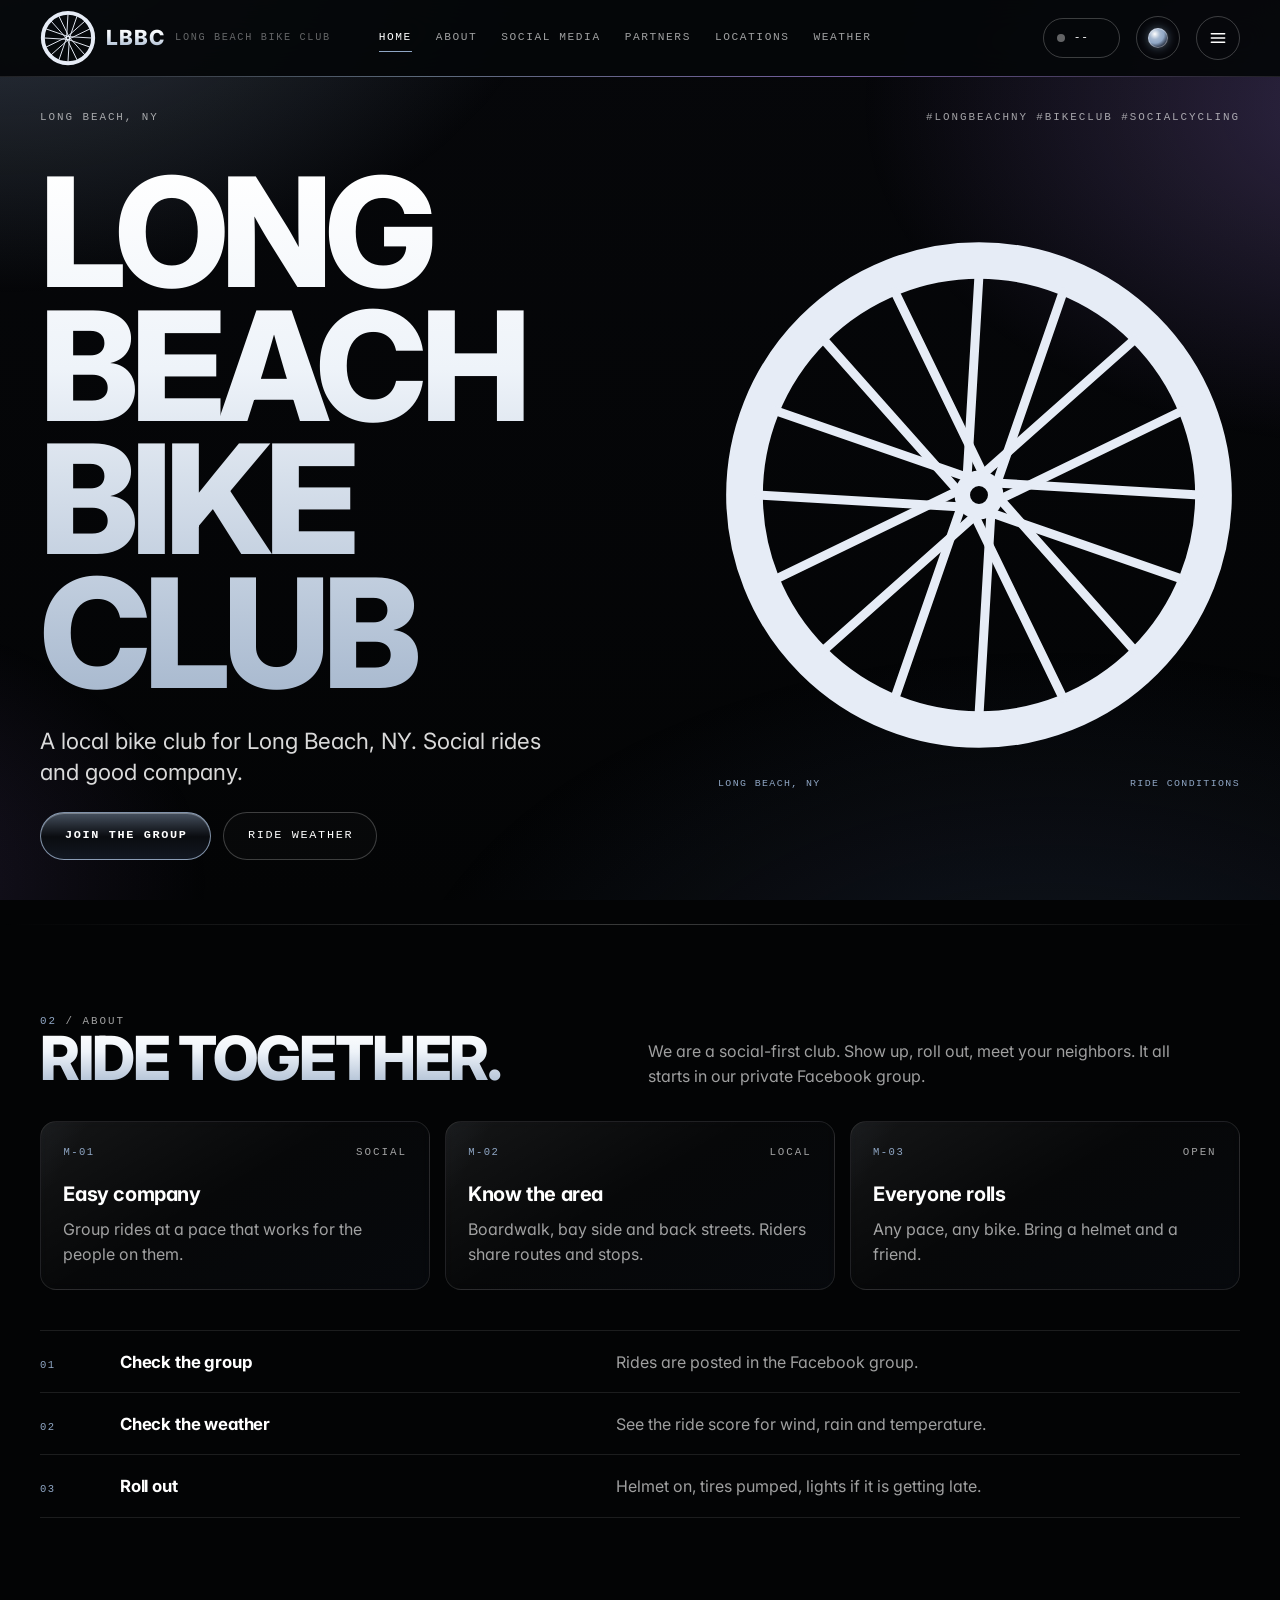
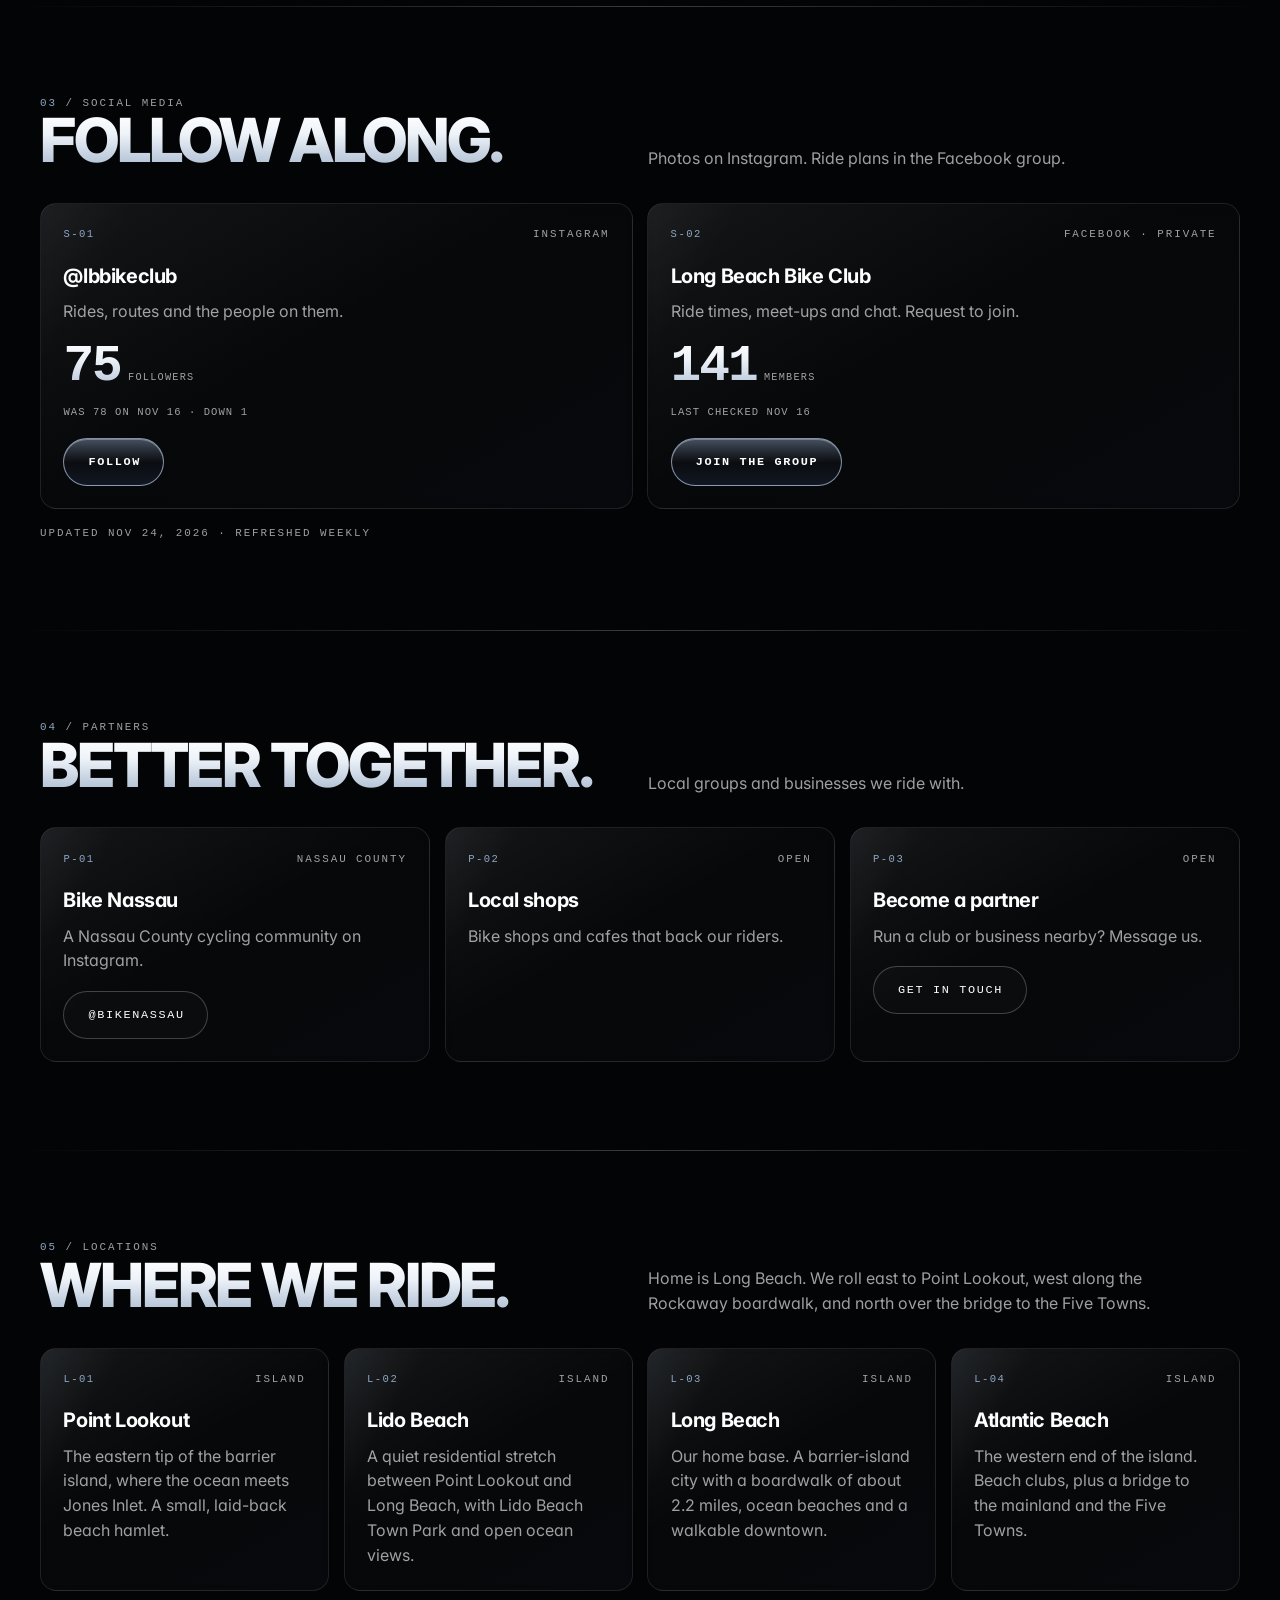
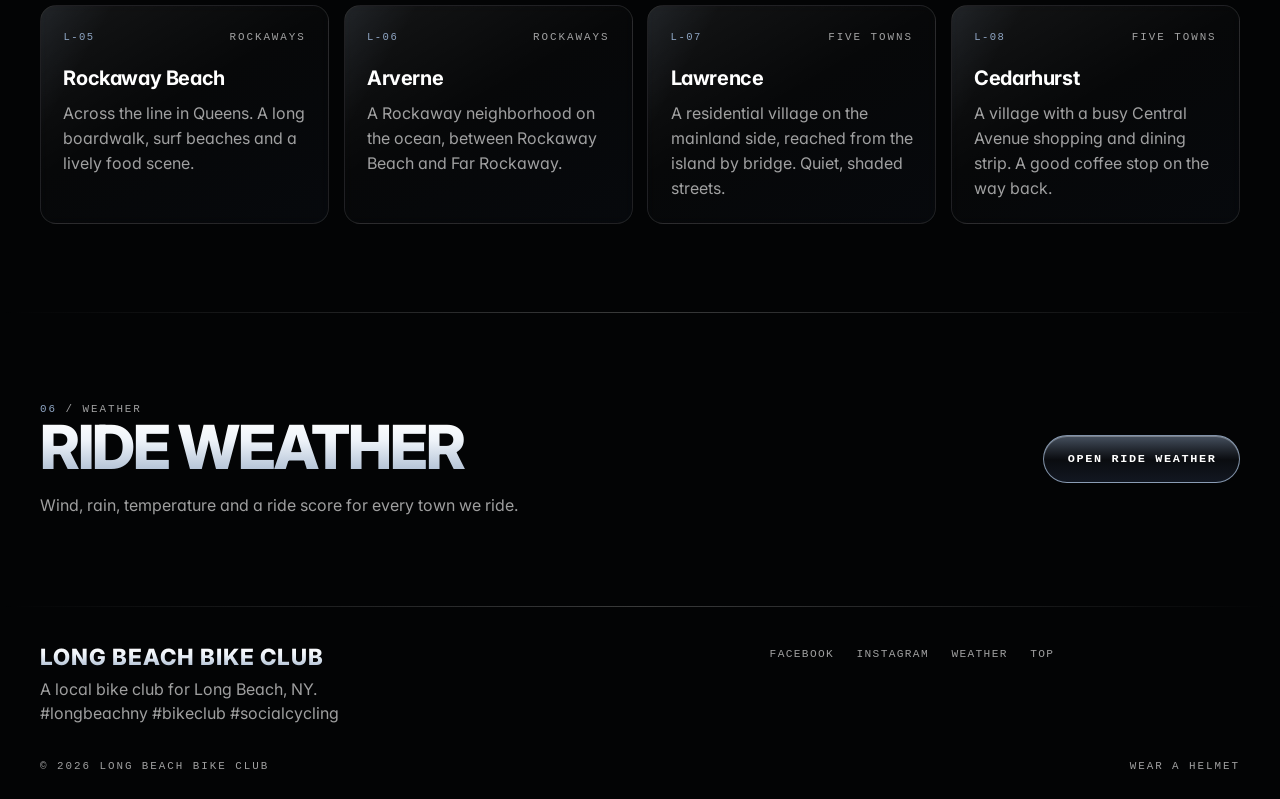
<file: index.html>
<!doctype html>
<html lang="en" data-theme="giant">
<head>
  <meta charset="utf-8">
  <meta name="viewport" content="width=device-width, initial-scale=1, viewport-fit=cover">
  <title>Long Beach Bike Club</title>
  <meta name="description" content="A local bike club for Long Beach, NY. Social rides, ride weather, and our Facebook group and Instagram.">
  <meta name="theme-color" content="#05070a">
  <meta property="og:title" content="Long Beach Bike Club">
  <meta property="og:description" content="A local bike club for Long Beach, NY. Social rides, ride weather, and our Facebook group and Instagram.">
  <meta property="og:type" content="website">
  <meta property="og:url" content="https://sukonik.github.io/lbbikeclub/">
  <meta property="og:image" content="https://sukonik.github.io/lbbikeclub/assets/og-image.png">
  <meta name="twitter:card" content="summary_large_image">
  <link rel="canonical" href="https://sukonik.github.io/lbbikeclub/">
  <script type="application/ld+json">{"@context":"https://schema.org","@type":"SportsClub","name":"Long Beach Bike Club","description":"A local bike club for Long Beach, NY.","url":"https://sukonik.github.io/lbbikeclub/","sport":"Cycling","areaServed":"Long Beach, NY","sameAs":["https://www.instagram.com/lbbikeclub/","https://www.facebook.com/groups/676497260309868/"]}</script>
  <link rel="icon" type="image/svg+xml" href="assets/favicon.svg" id="favicon">
  <link rel="icon" type="image/png" sizes="32x32" href="assets/favicon-32.png">
  <link rel="icon" type="image/png" sizes="192x192" href="assets/favicon-192.png">
  <link rel="apple-touch-icon" href="assets/apple-touch-icon.png">
  <link rel="manifest" href="site.webmanifest">
  <link rel="preconnect" href="https://fonts.googleapis.com">
  <link rel="preconnect" href="https://fonts.gstatic.com" crossorigin>
  <link href="https://fonts.googleapis.com/css2?family=Inter:wght@400;500;600;700;800&display=swap" rel="stylesheet">
  <link rel="stylesheet" href="css/site.css">
  <script src="js/theme.js"></script>
</head>
<body>
  <svg width="0" height="0" style="position:absolute" aria-hidden="true" focusable="false"><symbol id="wheel-mark" viewBox="0 0 128 128"><circle cx="64" cy="64" r="57.50" fill="none" class="wm-s" stroke-width="9"/><g class="wm-s" stroke-width="2.2" stroke-linecap="round"><line x1="68.05" y1="61.06" x2="118.00" y2="64.00"/><line x1="66.61" y1="68.26" x2="113.89" y2="84.66"/><line x1="68.94" y1="64.78" x2="102.18" y2="102.18"/><line x1="62.83" y1="68.86" x2="84.66" y2="113.89"/><line x1="66.94" y1="68.05" x2="64.00" y2="118.00"/><line x1="59.74" y1="66.61" x2="43.34" y2="113.89"/><line x1="63.22" y1="68.94" x2="25.82" y2="102.18"/><line x1="59.14" y1="62.83" x2="14.11" y2="84.66"/><line x1="59.95" y1="66.94" x2="10.00" y2="64.00"/><line x1="61.39" y1="59.74" x2="14.11" y2="43.34"/><line x1="59.06" y1="63.22" x2="25.82" y2="25.82"/><line x1="65.17" y1="59.14" x2="43.34" y2="14.11"/><line x1="61.06" y1="59.95" x2="64.00" y2="10.00"/><line x1="68.26" y1="61.39" x2="84.66" y2="14.11"/><line x1="64.78" y1="59.06" x2="102.18" y2="25.82"/><line x1="68.86" y1="65.17" x2="113.89" y2="43.34"/></g><path class="wm-f" fill-rule="evenodd" d="M58 64a6 6 0 1 0 12 0a6 6 0 1 0 -12 0zM61.8 64a2.2 2.2 0 1 0 4.4 0a2.2 2.2 0 1 0 -4.4 0z"/></symbol></svg>
  <a class="skip-link" href="#main">Skip to content</a>
  <div class="paint" aria-hidden="true"></div>

  <header class="site-header">
    <div class="container site-header__inner">
      <a class="brand" href="#top" aria-label="Long Beach Bike Club home">
        <svg class="brand__wheel" viewBox="0 0 128 128" aria-hidden="true"><use href="#wheel-mark"/></svg>
        <span class="brand__mark chrome-text">LBBC</span>
        <span class="brand__legal">Long Beach Bike Club</span>
      </a>
      <nav class="nav" aria-label="Primary"><ul class="nav__list"><li><a class="nav__link" href="#top">Home</a></li><li><a class="nav__link" href="#about">About</a></li><li><a class="nav__link" href="#social">Social Media</a></li><li><a class="nav__link" href="#partners">Partners</a></li><li><a class="nav__link" href="#locations">Locations</a></li><li><a class="nav__link" href="weather.html">Weather</a></li></ul></nav>
      <a class="wx-chip" href="weather.html" data-tone="" aria-label="Ride weather">
        <span class="wx-chip__dot" aria-hidden="true"></span>
        <span class="wx-chip__temp">--</span>
        <span class="wx-chip__wind"></span>
        <span class="wx-chip__score"></span>
      </a>
      <button class="icon-btn" type="button" data-drawer-open="theme-group" aria-label="Change theme" aria-controls="drawer" aria-expanded="false"><span class="theme-dot"></span></button>
      <button class="icon-btn" type="button" data-drawer-open aria-label="Open menu" aria-controls="drawer" aria-expanded="false"><svg viewBox="0 0 24 24" width="20" height="20" fill="none" stroke="currentColor" stroke-width="1.8" stroke-linecap="round" aria-hidden="true"><path d="M4 7h16M4 12h16M4 17h16"/></svg></button>
    </div>
  </header>

  <div class="scrim" id="scrim"></div>
  <aside class="drawer" id="drawer" role="dialog" aria-modal="true" aria-label="Menu">
    <div class="drawer__top">
      <span class="brand"><svg class="brand__wheel" viewBox="0 0 128 128" aria-hidden="true"><use href="#wheel-mark"/></svg><span class="brand__mark chrome-text">LBBC</span></span>
      <button class="icon-btn" type="button" data-drawer-close aria-label="Close menu"><svg viewBox="0 0 24 24" width="16" height="16" stroke="currentColor" stroke-width="1.6" fill="none" stroke-linecap="round"><path d="M5 5l14 14M19 5L5 19"/></svg></button>
    </div>
    <nav class="drawer__group" aria-label="Menu"><span class="label">Navigate</span><ul><li><a class="drawer__link" href="#top">Home <span>01</span></a></li><li><a class="drawer__link" href="#about">About <span>02</span></a></li><li><a class="drawer__link" href="#social">Social Media <span>03</span></a></li><li><a class="drawer__link" href="#partners">Partners <span>04</span></a></li><li><a class="drawer__link" href="#locations">Locations <span>05</span></a></li><li><a class="drawer__link" href="weather.html">Weather <span>06</span></a></li></ul></nav>
    <div class="drawer__group" id="theme-group"><span class="label">Theme &middot; <span data-theme-name>Giant &middot; Black</span></span><div class="swatches" id="swatches"></div></div>
    <div class="drawer__foot"><a href="https://www.facebook.com/groups/676497260309868/" rel="noopener">Facebook</a><a href="https://www.instagram.com/lbbikeclub/" rel="noopener">Instagram</a><a href="https://sukonik.github.io/weather-app/" rel="noopener">Full weather app</a></div>
  </aside>

  <main id="main">
    <section class="hero" id="top">
      <div class="container hero__inner">
        <div class="hero__topline label"><span>Long Beach, NY</span><span>#longbeachny #bikeclub #socialcycling</span></div>
        <div class="hero__copy">
          <h1 class="display chrome-text">Long Beach<br>Bike Club</h1>
          <p class="lede">A local bike club for Long Beach, NY. Social rides and good company.</p>
          <div class="btn-row">
            <a class="btn btn--chrome" href="https://www.facebook.com/groups/676497260309868/" rel="noopener">Join the group</a>
            <a class="btn" href="weather.html">Ride weather</a>
          </div>
        </div>
        <div class="hero__wheel" aria-hidden="true">
          <svg class="hero__svg" viewBox="0 0 128 128"><use href="#wheel-mark"/></svg>
          <div class="hero__readouts"><span class="hero__readout hero__readout--a" data-wx="readout-a">Long Beach, NY</span><span class="hero__readout hero__readout--b" data-wx="readout-b">Ride conditions</span></div>
        </div>
      </div>
    </section>

    <hr class="hairline">
    <section class="section" id="about" aria-labelledby="about-h">
      <div class="container">
        <div class="section-head section-head--split">
          <div class="reveal"><p class="label"><b>02</b> / About</p><h2 class="section-title chrome-text" id="about-h">Ride together.</h2></div>
          <p class="copy reveal">We are a social-first club. Show up, roll out, meet your neighbors. It all starts in our private Facebook group.</p>
        </div>
        <div class="grid grid--3 reveal">
          <article class="panel"><div class="panel__head"><span class="index">M-01</span><span class="label">Social</span></div><h3>Easy company</h3><p>Group rides at a pace that works for the people on them.</p></article>
          <article class="panel"><div class="panel__head"><span class="index">M-02</span><span class="label">Local</span></div><h3>Know the area</h3><p>Boardwalk, bay side and back streets. Riders share routes and stops.</p></article>
          <article class="panel"><div class="panel__head"><span class="index">M-03</span><span class="label">Open</span></div><h3>Everyone rolls</h3><p>Any pace, any bike. Bring a helmet and a friend.</p></article>
        </div>
        <ul class="steps reveal" style="margin-top:2.5rem">
          <li><span class="index">01</span><strong>Check the group</strong><span>Rides are posted in the Facebook group.</span></li>
          <li><span class="index">02</span><strong>Check the weather</strong><span>See the ride score for wind, rain and temperature.</span></li>
          <li><span class="index">03</span><strong>Roll out</strong><span>Helmet on, tires pumped, lights if it is getting late.</span></li>
        </ul>
      </div>
    </section>

    <hr class="hairline">
    <section class="section" id="social" aria-labelledby="social-h">
      <div class="container">
        <div class="section-head section-head--split">
          <div class="reveal"><p class="label"><b>03</b> / Social Media</p><h2 class="section-title chrome-text" id="social-h">Follow along.</h2></div>
          <p class="copy reveal">Photos on Instagram. Ride plans in the Facebook group.</p>
        </div>
        <div class="grid grid--2 reveal">
          <article class="panel"><div class="panel__head"><span class="index">S-01</span><span class="label">Instagram</span></div><h3>@lbbikeclub</h3><p>Rides, routes and the people on them.</p>
            <p class="stat-note" style="margin:1.1rem 0"><span class="stat-num chrome-text" data-stat="ig-followers" data-count="77">77</span> followers</p>
            <p class="stat-delta" data-delta="instagram_followers"></p>
            <a class="btn btn--chrome" href="https://www.instagram.com/lbbikeclub/" rel="noopener">Follow</a></article>
          <article class="panel"><div class="panel__head"><span class="index">S-02</span><span class="label">Facebook &middot; Private</span></div><h3>Long Beach Bike Club</h3><p>Ride times, meet-ups and chat. Request to join.</p>
            <p class="stat-note" style="margin:1.1rem 0"><span class="stat-num chrome-text" data-stat="fb-members" data-count="145">145</span> members</p>
            <p class="stat-delta" data-delta="facebook_members"></p>
            <a class="btn btn--chrome" href="https://www.facebook.com/groups/676497260309868/" rel="noopener">Join the group</a></article>
        </div>
        <p class="label reveal" style="margin-top:1rem" data-stat-updated>Updated 2026-11-24</p>
      </div>
    </section>

    <hr class="hairline">
    <section class="section" id="partners" aria-labelledby="partners-h">
      <div class="container">
        <div class="section-head section-head--split">
          <div class="reveal"><p class="label"><b>04</b> / Partners</p><h2 class="section-title chrome-text" id="partners-h">Better together.</h2></div>
          <p class="copy reveal">Local groups and businesses we ride with.</p>
        </div>
        <div class="grid grid--3 reveal">
          <article class="panel"><div class="panel__head"><span class="index">P-01</span><span class="label">Nassau County</span></div><h3>Bike Nassau</h3><p>A Nassau County cycling community on Instagram.</p><p style="margin-top:1.1rem"><a class="btn" href="https://www.instagram.com/bikenassau/" rel="noopener">@bikenassau</a></p></article>
          <article class="panel"><div class="panel__head"><span class="index">P-02</span><span class="label">Open</span></div><h3>Local shops</h3><p>Bike shops and cafes that back our riders.</p></article>
          <article class="panel"><div class="panel__head"><span class="index">P-03</span><span class="label">Open</span></div><h3>Become a partner</h3><p>Run a club or business nearby? Message us.</p><p style="margin-top:1.1rem"><a class="btn" href="https://www.instagram.com/lbbikeclub/" rel="noopener">Get in touch</a></p></article>
        </div>
      </div>
    </section>

    <hr class="hairline">
    <section class="section" id="locations" aria-labelledby="loc-h">
      <div class="container">
        <div class="section-head section-head--split">
          <div class="reveal"><p class="label"><b>05</b> / Locations</p><h2 class="section-title chrome-text" id="loc-h">Where we ride.</h2></div>
          <p class="copy reveal">Home is Long Beach. We roll east to Point Lookout, west along the Rockaway boardwalk, and north over the bridge to the Five Towns.</p>
        </div>
        <div class="grid grid--4 reveal"><article class="panel"><div class="panel__head"><span class="index">L-01</span><span class="label">Island</span></div><h3>Point Lookout</h3><p>The eastern tip of the barrier island, where the ocean meets Jones Inlet. A small, laid-back beach hamlet.</p></article><article class="panel"><div class="panel__head"><span class="index">L-02</span><span class="label">Island</span></div><h3>Lido Beach</h3><p>A quiet residential stretch between Point Lookout and Long Beach, with Lido Beach Town Park and open ocean views.</p></article><article class="panel"><div class="panel__head"><span class="index">L-03</span><span class="label">Island</span></div><h3>Long Beach</h3><p>Our home base. A barrier-island city with a boardwalk of about 2.2 miles, ocean beaches and a walkable downtown.</p></article><article class="panel"><div class="panel__head"><span class="index">L-04</span><span class="label">Island</span></div><h3>Atlantic Beach</h3><p>The western end of the island. Beach clubs, plus a bridge to the mainland and the Five Towns.</p></article><article class="panel"><div class="panel__head"><span class="index">L-05</span><span class="label">Rockaways</span></div><h3>Rockaway Beach</h3><p>Across the line in Queens. A long boardwalk, surf beaches and a lively food scene.</p></article><article class="panel"><div class="panel__head"><span class="index">L-06</span><span class="label">Rockaways</span></div><h3>Arverne</h3><p>A Rockaway neighborhood on the ocean, between Rockaway Beach and Far Rockaway.</p></article><article class="panel"><div class="panel__head"><span class="index">L-07</span><span class="label">Five Towns</span></div><h3>Lawrence</h3><p>A residential village on the mainland side, reached from the island by bridge. Quiet, shaded streets.</p></article><article class="panel"><div class="panel__head"><span class="index">L-08</span><span class="label">Five Towns</span></div><h3>Cedarhurst</h3><p>A village with a busy Central Avenue shopping and dining strip. A good coffee stop on the way back.</p></article></div>
      </div>
    </section>

    <hr class="hairline">
    <section class="section" id="weather" aria-labelledby="wx-h">
      <div class="container cta">
        <div class="reveal">
          <p class="label"><b>06</b> / Weather</p>
          <h2 class="section-title chrome-text" id="wx-h" data-wx="teaser">Ride weather</h2>
          <p class="copy" style="margin-top:1rem" data-wx="teaser-detail">Wind, rain, temperature and a ride score for every town we ride.</p>
        </div>
        <div class="btn-row reveal"><a class="btn btn--chrome" href="weather.html">Open ride weather</a></div>
      </div>
    </section>
  </main>

  <footer class="site-footer">
    <div class="container">
      <div class="site-footer__grid">
        <div><p class="brand__mark chrome-text" style="font-size:1.4rem">Long Beach Bike Club</p><p class="copy" style="margin-top:.5rem">A local bike club for Long Beach, NY.<br>#longbeachny #bikeclub #socialcycling</p></div>
        <nav class="site-footer__links" aria-label="Footer"><a href="https://www.facebook.com/groups/676497260309868/" rel="noopener">Facebook</a><a href="https://www.instagram.com/lbbikeclub/" rel="noopener">Instagram</a><a href="weather.html">Weather</a><a href="#top">Top</a></nav>
      </div>
      <div class="site-footer__bottom label"><span>&copy; <span id="year">2026</span> Long Beach Bike Club</span><span>Wear a helmet</span></div>
    </div>
  </footer>
  <script src="js/weather-lib.js"></script>
  <script src="js/main.js"></script>
</body>
</html>
</file>
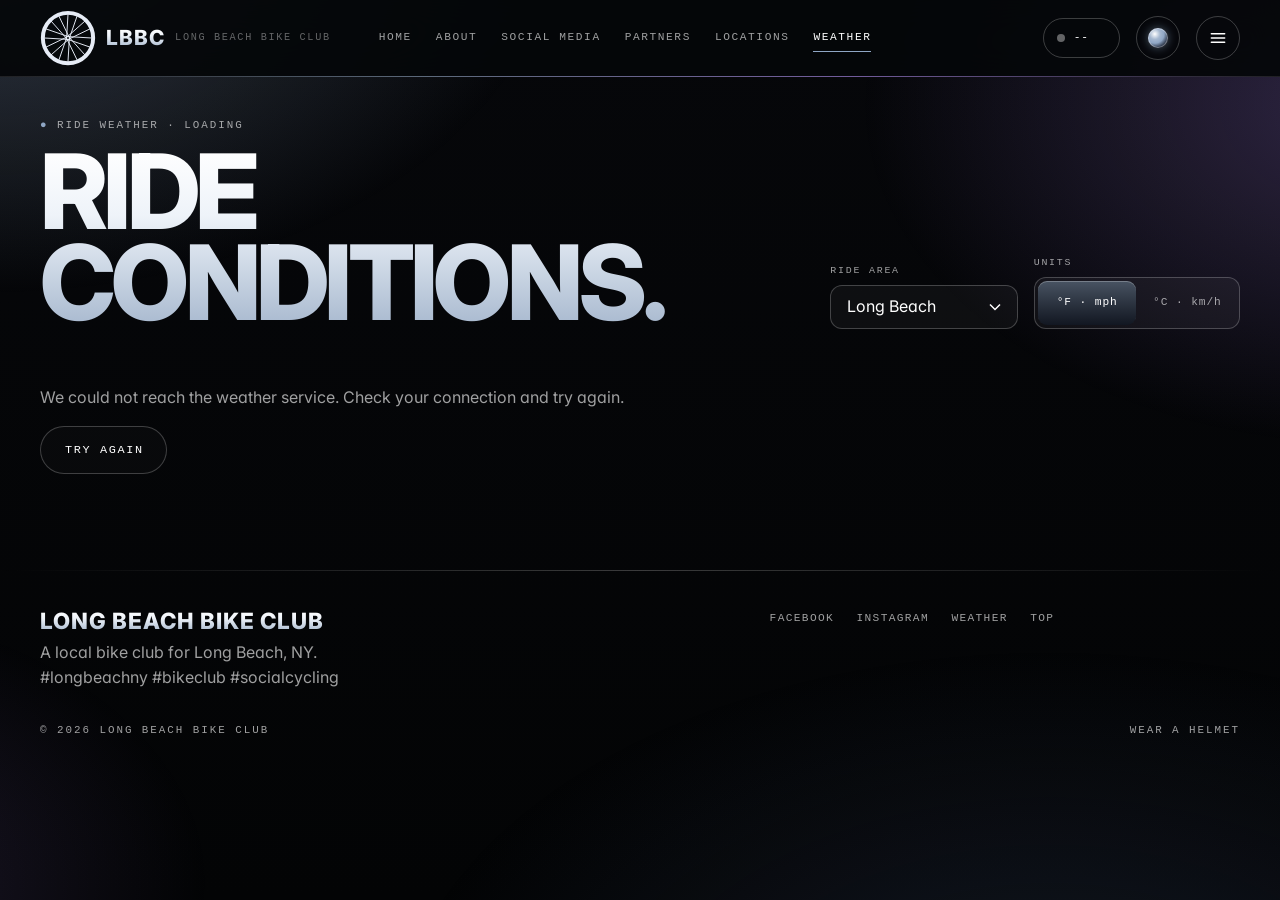
<file: weather.html>
<!doctype html>
<html lang="en" data-theme="giant">
<head>
  <meta charset="utf-8">
  <meta name="viewport" content="width=device-width, initial-scale=1, viewport-fit=cover">
  <title>Ride Weather · Long Beach Bike Club</title>
  <meta name="description" content="Ride weather for Long Beach, NY and nearby towns: ride score, wind and headwind, hourly best window, 7-day outlook and what to wear.">
  <meta name="theme-color" content="#05070a">
  <meta property="og:title" content="Ride Weather · Long Beach Bike Club">
  <meta property="og:description" content="Ride score, wind, rain and a best riding window for Long Beach, NY.">
  <meta property="og:type" content="website">
  <meta property="og:url" content="https://sukonik.github.io/lbbikeclub/weather.html">
  <meta property="og:image" content="https://sukonik.github.io/lbbikeclub/assets/og-image.png">
  <meta name="twitter:card" content="summary_large_image">
  <link rel="canonical" href="https://sukonik.github.io/lbbikeclub/weather.html">
  <link rel="icon" type="image/svg+xml" href="assets/favicon.svg" id="favicon">
  <link rel="icon" type="image/png" sizes="32x32" href="assets/favicon-32.png">
  <link rel="icon" type="image/png" sizes="192x192" href="assets/favicon-192.png">
  <link rel="apple-touch-icon" href="assets/apple-touch-icon.png">
  <link rel="manifest" href="site.webmanifest">
  <link rel="preconnect" href="https://fonts.googleapis.com">
  <link rel="preconnect" href="https://fonts.gstatic.com" crossorigin>
  <link href="https://fonts.googleapis.com/css2?family=Inter:wght@400;500;600;700;800&display=swap" rel="stylesheet">
  <link rel="stylesheet" href="css/site.css">
  <link rel="stylesheet" href="css/weather.css">
  <script src="js/theme.js"></script>
</head>
<body data-wx-page>
  <svg width="0" height="0" style="position:absolute" aria-hidden="true" focusable="false"><symbol id="wheel-mark" viewBox="0 0 128 128"><circle cx="64" cy="64" r="57.50" fill="none" class="wm-s" stroke-width="9"/><g class="wm-s" stroke-width="2.2" stroke-linecap="round"><line x1="68.05" y1="61.06" x2="118.00" y2="64.00"/><line x1="66.61" y1="68.26" x2="113.89" y2="84.66"/><line x1="68.94" y1="64.78" x2="102.18" y2="102.18"/><line x1="62.83" y1="68.86" x2="84.66" y2="113.89"/><line x1="66.94" y1="68.05" x2="64.00" y2="118.00"/><line x1="59.74" y1="66.61" x2="43.34" y2="113.89"/><line x1="63.22" y1="68.94" x2="25.82" y2="102.18"/><line x1="59.14" y1="62.83" x2="14.11" y2="84.66"/><line x1="59.95" y1="66.94" x2="10.00" y2="64.00"/><line x1="61.39" y1="59.74" x2="14.11" y2="43.34"/><line x1="59.06" y1="63.22" x2="25.82" y2="25.82"/><line x1="65.17" y1="59.14" x2="43.34" y2="14.11"/><line x1="61.06" y1="59.95" x2="64.00" y2="10.00"/><line x1="68.26" y1="61.39" x2="84.66" y2="14.11"/><line x1="64.78" y1="59.06" x2="102.18" y2="25.82"/><line x1="68.86" y1="65.17" x2="113.89" y2="43.34"/></g><path class="wm-f" fill-rule="evenodd" d="M58 64a6 6 0 1 0 12 0a6 6 0 1 0 -12 0zM61.8 64a2.2 2.2 0 1 0 4.4 0a2.2 2.2 0 1 0 -4.4 0z"/></symbol></svg>
  <a class="skip-link" href="#main">Skip to content</a>
  <div class="paint" aria-hidden="true"></div>

  <header class="site-header">
    <div class="container site-header__inner">
      <a class="brand" href="index.html" aria-label="Long Beach Bike Club home">
        <svg class="brand__wheel" viewBox="0 0 128 128" aria-hidden="true"><use href="#wheel-mark"/></svg>
        <span class="brand__mark chrome-text">LBBC</span>
        <span class="brand__legal">Long Beach Bike Club</span>
      </a>
      <nav class="nav" aria-label="Primary"><ul class="nav__list"><li><a class="nav__link" href="index.html">Home</a></li><li><a class="nav__link" href="index.html#about">About</a></li><li><a class="nav__link" href="index.html#social">Social Media</a></li><li><a class="nav__link" href="index.html#partners">Partners</a></li><li><a class="nav__link" href="index.html#locations">Locations</a></li><li><a aria-current="page" class="nav__link is-active" href="weather.html">Weather</a></li></ul></nav>
      <a class="wx-chip" href="weather.html" data-tone="" aria-label="Ride weather">
        <span class="wx-chip__dot" aria-hidden="true"></span>
        <span class="wx-chip__temp">--</span>
        <span class="wx-chip__wind"></span>
        <span class="wx-chip__score"></span>
      </a>
      <button class="icon-btn" type="button" data-drawer-open="theme-group" aria-label="Change theme" aria-controls="drawer" aria-expanded="false"><span class="theme-dot"></span></button>
      <button class="icon-btn" type="button" data-drawer-open aria-label="Open menu" aria-controls="drawer" aria-expanded="false"><svg viewBox="0 0 24 24" width="20" height="20" fill="none" stroke="currentColor" stroke-width="1.8" stroke-linecap="round" aria-hidden="true"><path d="M4 7h16M4 12h16M4 17h16"/></svg></button>
    </div>
  </header>

  <div class="scrim" id="scrim"></div>
  <aside class="drawer" id="drawer" role="dialog" aria-modal="true" aria-label="Menu">
    <div class="drawer__top">
      <span class="brand"><svg class="brand__wheel" viewBox="0 0 128 128" aria-hidden="true"><use href="#wheel-mark"/></svg><span class="brand__mark chrome-text">LBBC</span></span>
      <button class="icon-btn" type="button" data-drawer-close aria-label="Close menu"><svg viewBox="0 0 24 24" width="16" height="16" stroke="currentColor" stroke-width="1.6" fill="none" stroke-linecap="round"><path d="M5 5l14 14M19 5L5 19"/></svg></button>
    </div>
    <nav class="drawer__group" aria-label="Menu"><span class="label">Navigate</span><ul><li><a class="drawer__link" href="index.html">Home <span>01</span></a></li><li><a class="drawer__link" href="index.html#about">About <span>02</span></a></li><li><a class="drawer__link" href="index.html#social">Social Media <span>03</span></a></li><li><a class="drawer__link" href="index.html#partners">Partners <span>04</span></a></li><li><a class="drawer__link" href="index.html#locations">Locations <span>05</span></a></li><li><a class="drawer__link" href="weather.html">Weather <span>06</span></a></li></ul></nav>
    <div class="drawer__group" id="theme-group"><span class="label">Theme &middot; <span data-theme-name>Giant &middot; Black</span></span><div class="swatches" id="swatches"></div></div>
    <div class="drawer__foot"><a href="https://www.facebook.com/groups/676497260309868/" rel="noopener">Facebook</a><a href="https://www.instagram.com/lbbikeclub/" rel="noopener">Instagram</a><a href="https://sukonik.github.io/weather-app/" rel="noopener">Full weather app</a></div>
  </aside>

  <main id="main">
    <section class="wx-hero" id="top">
      <div class="container wx-hero__grid">
        <div class="reveal">
          <p class="label"><b>&#9679;</b> Ride weather &middot; <span id="now-desc">Loading</span></p>
          <h1 class="display chrome-text" style="font-size:clamp(2.6rem,9vw,6.5rem);margin-top:.75rem">Ride<br>conditions.</h1>
        </div>
        <div class="wx-toolbar">
          <label class="field"><span class="label">Ride area</span><select class="select" id="place" aria-label="Ride area"></select></label>
          <div class="field"><span class="label">Units</span><div class="segmented" id="units" role="group" aria-label="Units"><button type="button" data-u="imperial" aria-pressed="true">&deg;F &middot; mph</button><button type="button" data-u="metric" aria-pressed="false">&deg;C &middot; km/h</button></div></div>
        </div>
      </div>
    </section>

    <section class="container" style="padding-bottom:4rem" aria-live="polite">
      <div class="wx-status" id="wx-status"><p class="label">Loading ride conditions...</p></div>

      <div class="wx-app" id="wx-app" hidden>
        <div class="dash">
          <article class="panel dash__gauge">
            <div class="panel__head"><span class="index">R-01</span><span class="label">Ride score</span></div>
            <div class="gauge" id="gauge">
              <svg viewBox="0 0 220 124" role="img" aria-label="Ride score gauge">
                <path class="gauge__track" d="M20 110 A90 90 0 0 1 200 110" pathLength="100"/>
                <path class="gauge__value" id="gauge-value" d="M20 110 A90 90 0 0 1 200 110" pathLength="100"/>
                <line class="gauge__tick" x1="30.0" y1="110.0" x2="24.0" y2="110.0"/><line class="gauge__tick" x1="33.9" y1="85.3" x2="28.2" y2="83.4"/><line class="gauge__tick" x1="45.3" y1="63.0" x2="40.4" y2="59.5"/><line class="gauge__tick" x1="63.0" y1="45.3" x2="59.5" y2="40.4"/><line class="gauge__tick" x1="85.3" y1="33.9" x2="83.4" y2="28.2"/><line class="gauge__tick" x1="110.0" y1="30.0" x2="110.0" y2="24.0"/><line class="gauge__tick" x1="134.7" y1="33.9" x2="136.6" y2="28.2"/><line class="gauge__tick" x1="157.0" y1="45.3" x2="160.5" y2="40.4"/><line class="gauge__tick" x1="174.7" y1="63.0" x2="179.6" y2="59.5"/><line class="gauge__tick" x1="186.1" y1="85.3" x2="191.8" y2="83.4"/><line class="gauge__tick" x1="190.0" y1="110.0" x2="196.0" y2="110.0"/>
                <g class="gauge__needle" id="gauge-needle" style="transform:rotate(-90deg)"><path d="M110 9 L110 31" stroke="#fff" stroke-width="3" stroke-linecap="round"/></g>
              </svg>
              <div class="gauge__read"><div class="gauge__num" id="gauge-num">--</div><div class="gauge__of">of 100</div></div>
            </div>
            <div class="verdict"><span class="badge-wrap"><span class="badge" id="verdict-badge">--</span></span><p id="verdict-text"></p></div>
            <div class="window" id="window"></div>
          </article>

          <article class="panel dash__wind">
            <div class="panel__head"><span class="index">R-02</span><span class="label">Wind &amp; heading</span></div>
            <div>
              <div class="compass">
                <svg viewBox="0 0 240 240" role="img" aria-label="Wind compass">
                  <defs><linearGradient id="cring" x1="0" y1="0" x2="1" y2="1"><stop offset="0" stop-color="#fff"/><stop offset=".4" stop-color="var(--a)"/><stop offset=".6" stop-color="#1b2430"/><stop offset="1" stop-color="var(--b)"/></linearGradient></defs>
                  <circle class="compass__ring" cx="120" cy="120" r="108"/>
                  <line class="compass__spoke" x1="120" y1="120" x2="212.0" y2="120.0"/><line class="compass__spoke" x1="120" y1="120" x2="208.9" y2="143.8"/><line class="compass__spoke" x1="120" y1="120" x2="199.7" y2="166.0"/><line class="compass__spoke" x1="120" y1="120" x2="185.1" y2="185.1"/><line class="compass__spoke" x1="120" y1="120" x2="166.0" y2="199.7"/><line class="compass__spoke" x1="120" y1="120" x2="143.8" y2="208.9"/><line class="compass__spoke" x1="120" y1="120" x2="120.0" y2="212.0"/><line class="compass__spoke" x1="120" y1="120" x2="96.2" y2="208.9"/><line class="compass__spoke" x1="120" y1="120" x2="74.0" y2="199.7"/><line class="compass__spoke" x1="120" y1="120" x2="54.9" y2="185.1"/><line class="compass__spoke" x1="120" y1="120" x2="40.3" y2="166.0"/><line class="compass__spoke" x1="120" y1="120" x2="31.1" y2="143.8"/><line class="compass__tick" x1="120.0" y1="16.0" x2="120.0" y2="24.0"/><line class="compass__tick" x1="138.1" y1="17.6" x2="137.4" y2="21.5"/><line class="compass__tick" x1="155.6" y1="22.3" x2="154.2" y2="26.0"/><line class="compass__tick" x1="172.0" y1="29.9" x2="168.0" y2="36.9"/><line class="compass__tick" x1="186.8" y1="40.3" x2="184.3" y2="43.4"/><line class="compass__tick" x1="199.7" y1="53.2" x2="196.6" y2="55.7"/><line class="compass__tick" x1="210.1" y1="68.0" x2="203.1" y2="72.0"/><line class="compass__tick" x1="217.7" y1="84.4" x2="214.0" y2="85.8"/><line class="compass__tick" x1="222.4" y1="101.9" x2="218.5" y2="102.6"/><line class="compass__tick" x1="224.0" y1="120.0" x2="216.0" y2="120.0"/><line class="compass__tick" x1="222.4" y1="138.1" x2="218.5" y2="137.4"/><line class="compass__tick" x1="217.7" y1="155.6" x2="214.0" y2="154.2"/><line class="compass__tick" x1="210.1" y1="172.0" x2="203.1" y2="168.0"/><line class="compass__tick" x1="199.7" y1="186.8" x2="196.6" y2="184.3"/><line class="compass__tick" x1="186.8" y1="199.7" x2="184.3" y2="196.6"/><line class="compass__tick" x1="172.0" y1="210.1" x2="168.0" y2="203.1"/><line class="compass__tick" x1="155.6" y1="217.7" x2="154.2" y2="214.0"/><line class="compass__tick" x1="138.1" y1="222.4" x2="137.4" y2="218.5"/><line class="compass__tick" x1="120.0" y1="224.0" x2="120.0" y2="216.0"/><line class="compass__tick" x1="101.9" y1="222.4" x2="102.6" y2="218.5"/><line class="compass__tick" x1="84.4" y1="217.7" x2="85.8" y2="214.0"/><line class="compass__tick" x1="68.0" y1="210.1" x2="72.0" y2="203.1"/><line class="compass__tick" x1="53.2" y1="199.7" x2="55.7" y2="196.6"/><line class="compass__tick" x1="40.3" y1="186.8" x2="43.4" y2="184.3"/><line class="compass__tick" x1="29.9" y1="172.0" x2="36.9" y2="168.0"/><line class="compass__tick" x1="22.3" y1="155.6" x2="26.0" y2="154.2"/><line class="compass__tick" x1="17.6" y1="138.1" x2="21.5" y2="137.4"/><line class="compass__tick" x1="16.0" y1="120.0" x2="24.0" y2="120.0"/><line class="compass__tick" x1="17.6" y1="101.9" x2="21.5" y2="102.6"/><line class="compass__tick" x1="22.3" y1="84.4" x2="26.0" y2="85.8"/><line class="compass__tick" x1="29.9" y1="68.0" x2="36.9" y2="72.0"/><line class="compass__tick" x1="40.3" y1="53.2" x2="43.4" y2="55.7"/><line class="compass__tick" x1="53.2" y1="40.3" x2="55.7" y2="43.4"/><line class="compass__tick" x1="68.0" y1="29.9" x2="72.0" y2="36.9"/><line class="compass__tick" x1="84.4" y1="22.3" x2="85.8" y2="26.0"/><line class="compass__tick" x1="101.9" y1="17.6" x2="102.6" y2="21.5"/>
                  <text class="compass__lbl" x="120" y="82">N</text><text class="compass__lbl" x="158" y="120">E</text><text class="compass__lbl" x="120" y="158">S</text><text class="compass__lbl" x="82" y="120">W</text>
                  <g class="compass__rider" id="compass-rider"><path d="M120 6 L128 24 L120 20 L112 24 Z"/></g>
                  <g class="compass__arrow" id="compass-arrow"><path d="M120 34 L132 70 L123 66 L123 118 L117 118 L117 66 L108 70 Z" transform="translate(0,0)"/></g>
                </svg>
              </div>
            </div>
            <div>
              <div class="wind-read"><strong id="wind-main">--</strong><span id="wind-sub"></span></div>
              <p class="wind-note" style="margin-bottom:.5rem;margin-top:1rem">I am riding toward</p>
              <div class="segmented segmented--dirs" id="heading-group" role="group" aria-label="Riding direction"></div>
              <p class="wind-note">Arrow shows where the wind is blowing. White marker is your heading.</p>
            </div>
          </article>

          <article class="dash__computer">
            <div class="computer" id="computer"></div>
          </article>

          <article class="panel dash__gear">
            <div class="panel__head"><span class="index">R-03</span><span class="label">What to wear</span></div>
            <p class="label" id="gear-for" style="margin-bottom:.5rem"></p>
            <ul class="checks" id="gear"></ul>
          </article>
          <article class="panel dash__lights">
            <div class="panel__head"><span class="index">R-04</span><span class="label">Lights &amp; daylight</span></div>
            <div class="sun" id="sun"></div>
            <ul class="checks" id="lights"></ul>
          </article>
        </div>

        <div style="margin-top:2.5rem">
          <div class="tabs-bar">
            <div class="segmented" role="tablist" aria-label="Forecast range">
              <button type="button" role="tab" id="tab-hours" aria-selected="true" aria-controls="panel-hours">Next 24 hours</button>
              <button type="button" role="tab" id="tab-days" aria-selected="false" aria-controls="panel-days" tabindex="-1">7 days</button>
            </div>
            <span class="label" id="updated"></span>
          </div>
          <div class="tab-panel" id="panel-hours" role="tabpanel" aria-labelledby="tab-hours"><ul class="hours" id="hours"></ul></div>
          <div class="tab-panel" id="panel-days" role="tabpanel" aria-labelledby="tab-days" hidden><ul class="days" id="days"></ul></div>
        </div>

        <article class="panel more" style="margin-top:2.5rem">
          <div><h3>Want more detail?</h3><p>Tides, air quality, wind charts, UV and moon phases are in the full ClearSky weather app.</p></div>
          <div class="btn-row"><a class="btn btn--chrome" href="https://sukonik.github.io/weather-app/" rel="noopener">Open weather app</a><a class="btn" href="https://sukonik.github.io/weather-app/tides.html" rel="noopener">Tides</a><a class="btn" href="https://sukonik.github.io/weather-app/air-quality.html" rel="noopener">Air quality</a></div>
        </article>

        <p class="fine">Ride score is our own 0 to 100 estimate from feels-like temperature, wind, gusts, rain chance, UV and daylight. It is a guide, not a safety guarantee. Weather data from <a href="https://open-meteo.com/" rel="noopener">Open-Meteo</a>. Always check conditions and ride to what you see.</p>
      </div>
    </section>
  </main>

  <footer class="site-footer">
    <div class="container">
      <div class="site-footer__grid">
        <div><p class="brand__mark chrome-text" style="font-size:1.4rem">Long Beach Bike Club</p><p class="copy" style="margin-top:.5rem">A local bike club for Long Beach, NY.<br>#longbeachny #bikeclub #socialcycling</p></div>
        <nav class="site-footer__links" aria-label="Footer"><a href="https://www.facebook.com/groups/676497260309868/" rel="noopener">Facebook</a><a href="https://www.instagram.com/lbbikeclub/" rel="noopener">Instagram</a><a href="weather.html">Weather</a><a href="#top">Top</a></nav>
      </div>
      <div class="site-footer__bottom label"><span>&copy; <span id="year">2026</span> Long Beach Bike Club</span><span>Wear a helmet</span></div>
    </div>
  </footer>
  <script src="js/weather-lib.js"></script>
  <script src="js/main.js"></script>
  <script src="js/weather-page.js"></script>
</body>
</html>
</file>
<file: css/site.css>
/* ==========================================================================
   Long Beach Bike Club: pearlescent chrome theme system
   Three colors per theme: --a (primary), --b (color-flip highlight), --c (deep).
   ========================================================================== */
@property --a { syntax: "<color>"; inherits: true; initial-value: #8fa6c4; }
@property --b { syntax: "<color>"; inherits: true; initial-value: #b58cff; }
@property --c { syntax: "<color>"; inherits: true; initial-value: #1a2130; }

:root {
  --a: #8fa6c4; --b: #b58cff; --c: #1a2130;           /* Giant: Black (default) */
  --ink: #fff;
  --muted: rgba(255, 255, 255, .62);
  --faint: rgba(255, 255, 255, .38);
  --hair: rgba(255, 255, 255, .10);
  --hair-strong: rgba(255, 255, 255, .22);
  --black: #030405;
  --wheel: color-mix(in srgb, var(--a) 16%, #f6f9ff); /* logo: bright white with a slight theme tint */
  --chrome: linear-gradient(180deg, #fff 0%, #eef3f9 38%, color-mix(in srgb, var(--a) 55%, #c5cfdb) 100%);
  --sheen: linear-gradient(120deg, transparent 0 30%, color-mix(in srgb, var(--b) 22%, transparent) 46%, color-mix(in srgb, var(--a) 18%, transparent) 54%, transparent 70%);
  --font: "Inter", "Helvetica Neue", Helvetica, Arial, -apple-system, BlinkMacSystemFont, "Segoe UI", sans-serif;
  --mono: ui-monospace, "SF Mono", "Cascadia Mono", Menlo, Consolas, "Liberation Mono", monospace;
  --max: 80rem;
  --ease: cubic-bezier(.22, .8, .24, 1);
  --header-h: 76px;
  transition: --a .7s ease, --b .7s ease, --c .7s ease;
  color-scheme: dark;
}
[data-theme="giant"]       { --a: #8fa6c4; --b: #b58cff; --c: #1a2130; }
[data-theme="trek"]        { --a: #ff3347; --b: #ff8a3d; --c: #62001a; }
[data-theme="specialized"] { --a: #dbe4ee; --b: #f0dcb8; --c: #3b4655; }
[data-theme="canyon"]      { --a: #22e58b; --b: #12cfd6; --c: #05512f; }
[data-theme="scott"]       { --a: #ff7a1a; --b: #ffc43d; --c: #6e2400; }
[data-theme="cervelo"]     { --a: #ffe21f; --b: #b9ff3d; --c: #5c4a00; }
[data-theme="cannondale"]  { --a: #3a82ff; --b: #17d4ff; --c: #0c2a8f; }
[data-theme="bianchi"]     { --a: #a855ff; --b: #ff5fd0; --c: #44168f; }

*, *::before, *::after { box-sizing: border-box; }
html { scroll-behavior: smooth; -webkit-text-size-adjust: 100%; scroll-padding-top: calc(var(--header-h) + 16px); background: var(--black); }
body {
  margin: 0; min-height: 100vh; color: var(--ink); background: transparent;
  font-family: var(--font); line-height: 1.55; -webkit-font-smoothing: antialiased;
  font-feature-settings: "ss01", "cv11";
}
body.lock { overflow: hidden; }

/* Pearlescent paint: three soft color fields drifting over black */
.paint { position: fixed; inset: 0; z-index: -1; overflow: hidden; background: linear-gradient(180deg, #06070a, var(--black)); }
.paint::before, .paint::after { content: ""; position: absolute; inset: -30%; will-change: transform; }
.paint::before {
  background:
    radial-gradient(40% 36% at 18% 14%, color-mix(in srgb, var(--a) 34%, transparent), transparent 70%),
    radial-gradient(36% 34% at 86% 26%, color-mix(in srgb, var(--b) 24%, transparent), transparent 70%);
  animation: drift 46s ease-in-out infinite alternate;
}
.paint::after {
  background:
    radial-gradient(46% 40% at 70% 92%, color-mix(in srgb, var(--c) 70%, transparent), transparent 70%),
    radial-gradient(30% 28% at 8% 80%, color-mix(in srgb, var(--b) 16%, transparent), transparent 70%);
  animation: drift 58s ease-in-out infinite alternate-reverse;
}
@keyframes drift { from { transform: translate3d(-3%, -2%, 0) rotate(0deg); } to { transform: translate3d(3%, 3%, 0) rotate(6deg); } }

img, svg { display: block; max-width: 100%; }
a { color: inherit; text-decoration: none; }
button, select { font: inherit; color: inherit; }
ul { margin: 0; padding: 0; list-style: none; }
p, h1, h2, h3 { margin: 0; }
h1, h2, h3 { font-weight: 700; }

.skip-link { position: fixed; left: 1rem; top: -5rem; z-index: 999; background: #fff; color: #000; padding: .75rem 1rem; border-radius: 6px; }
.skip-link:focus { top: 1rem; }
:focus-visible { outline: 2px solid var(--a); outline-offset: 3px; border-radius: 4px; }

.container { width: min(calc(100% - 2rem), var(--max)); margin-inline: auto; }

/* type */
.label { font-family: var(--mono); font-size: .68rem; letter-spacing: .18em; text-transform: uppercase; color: var(--muted); }
.label b { color: var(--a); font-weight: 500; }
.chrome-text { background: var(--chrome); -webkit-background-clip: text; background-clip: text; color: transparent; -webkit-text-fill-color: transparent; }
.display { font-size: clamp(2.8rem, 12.5vw, 9.5rem); line-height: .88; letter-spacing: -.045em; text-transform: uppercase; font-weight: 800; }
.section-title { font-size: clamp(2rem, 5vw, 3.8rem); line-height: .98; letter-spacing: -.035em; text-transform: uppercase; font-weight: 800; }
.lede { font-size: clamp(1.1rem, 2vw, 1.4rem); line-height: 1.4; max-width: 34rem; color: rgba(255, 255, 255, .85); }
.copy { max-width: 34rem; color: var(--muted); }

/* ---- header: clean black that takes the theme's tint ---- */
.site-header {
  position: sticky; top: 0; z-index: 80;
  background: color-mix(in srgb, var(--c) 9%, rgba(3, 4, 5, .92));
  backdrop-filter: blur(16px) saturate(1.2); -webkit-backdrop-filter: blur(16px) saturate(1.2);
  border-bottom: 1px solid var(--hair);
}
.site-header::after { content: ""; position: absolute; left: 0; right: 0; bottom: -1px; height: 1px; background: linear-gradient(90deg, transparent, var(--a), var(--b), transparent); opacity: .55; }
.site-header__inner { min-height: var(--header-h); display: flex; align-items: center; gap: .75rem; }
.brand { display: inline-flex; align-items: center; gap: .65rem; margin-right: auto; }
.wm-s { stroke: var(--wheel); }
.wm-f { fill: var(--wheel); }
.brand__wheel { width: 56px; height: 56px; flex: none; overflow: visible; transition: transform 1.2s var(--ease); }
.brand:hover .brand__wheel { transform: rotate(120deg); }
.brand__mark { font-weight: 800; letter-spacing: .04em; text-transform: uppercase; font-size: 1.3rem; line-height: 1; }
.brand__legal { display: none; align-self: center; font-family: var(--mono); font-size: .64rem; letter-spacing: .16em; color: var(--faint); text-transform: uppercase; }
.nav { display: none; }
.nav__list { display: flex; gap: 1.5rem; }
.nav__link { font-family: var(--mono); font-size: .7rem; letter-spacing: .14em; text-transform: uppercase; color: var(--muted); padding-block: .95rem; position: relative; display: inline-block; transition: color .25s; }
.nav__link::after { content: ""; position: absolute; left: 0; right: 0; bottom: .6rem; height: 1px; background: var(--a); transform: scaleX(0); transform-origin: left; transition: transform .3s var(--ease); }
.nav__link:hover, .nav__link.is-active { color: #fff; }
.nav__link:hover::after, .nav__link.is-active::after { transform: scaleX(1); }

.wx-chip { display: inline-flex; align-items: center; gap: .55rem; min-height: 40px; padding: 0 .8rem; border: 1px solid var(--hair-strong); border-radius: 999px; font-family: var(--mono); font-size: .7rem; letter-spacing: .06em; white-space: nowrap; transition: border-color .25s, background .25s; }
.wx-chip:hover { border-color: var(--a); background: color-mix(in srgb, var(--a) 10%, transparent); }
.wx-chip__dot { width: 8px; height: 8px; border-radius: 50%; background: var(--faint); flex: none; }
.wx-chip[data-tone="prime"] .wx-chip__dot { background: #3dff9a; box-shadow: 0 0 8px #3dff9a; }
.wx-chip[data-tone="good"] .wx-chip__dot { background: #c8ff3d; }
.wx-chip[data-tone="fair"] .wx-chip__dot { background: #ffc43d; }
.wx-chip[data-tone="skip"] .wx-chip__dot { background: #ff4d5e; }
.wx-chip__wind, .wx-chip__score { display: none; color: var(--muted); }

.icon-btn { width: 44px; height: 44px; padding: 0; border: 1px solid var(--hair-strong); border-radius: 50%; background: transparent; color: #fff; display: inline-flex; align-items: center; justify-content: center; line-height: 0; cursor: pointer; transition: border-color .25s, background .25s; flex: none; }
.icon-btn:hover { border-color: var(--a); background: color-mix(in srgb, var(--a) 10%, transparent); }
.theme-dot { display: block; width: 20px; height: 20px; border-radius: 50%; background: radial-gradient(circle at 34% 30%, #fff 0, color-mix(in srgb, var(--a) 80%, #fff) 28%, var(--a) 48%, var(--c) 78%, color-mix(in srgb, var(--b) 70%, #000) 100%); box-shadow: inset 0 0 0 1px rgba(255, 255, 255, .35), 0 0 10px color-mix(in srgb, var(--a) 50%, transparent); }

/* ---- drawer: its own surface, same theme ---- */
.scrim { position: fixed; inset: 0; z-index: 110; background: rgba(0, 0, 0, .62); opacity: 0; visibility: hidden; transition: opacity .35s var(--ease), visibility 0s .35s; }
.scrim.open { opacity: 1; visibility: visible; transition-delay: 0s; }
.drawer {
  position: fixed; top: 0; right: 0; bottom: 0; z-index: 120; width: min(100vw, 26rem);
  display: flex; flex-direction: column; padding: 1rem 1.25rem 1.25rem; overflow-y: auto; overscroll-behavior: contain;
  background:
    radial-gradient(120% 40% at 100% 0%, color-mix(in srgb, var(--a) 16%, transparent), transparent 70%),
    color-mix(in srgb, var(--c) 10%, #020304);
  border-left: 1px solid var(--hair-strong);
  transform: translateX(104%); visibility: hidden;
  transition: transform .45s var(--ease), visibility 0s .45s;
}
.drawer::before { content: ""; position: absolute; left: -1px; top: 0; bottom: 0; width: 1px; background: linear-gradient(180deg, var(--a), transparent 40%, transparent 60%, var(--b)); opacity: .7; }
.drawer.open { transform: none; visibility: visible; transition-delay: 0s; }
.drawer__top { display: flex; justify-content: space-between; align-items: center; min-height: 48px; }
.drawer__group { margin-top: 1.75rem; }
.drawer__group > .label { display: block; margin-bottom: .6rem; }
.drawer__link { display: flex; justify-content: space-between; align-items: baseline; padding: .8rem 0; border-bottom: 1px solid var(--hair); font-size: 1.6rem; font-weight: 700; letter-spacing: -.02em; text-transform: uppercase; transition: padding .3s var(--ease), color .25s; }
.drawer__link span { font-family: var(--mono); font-size: .66rem; letter-spacing: .1em; color: var(--faint); font-weight: 400; }
.drawer__link:hover { padding-left: .5rem; color: var(--a); }
.swatches { display: grid; grid-template-columns: 1fr 1fr; gap: .5rem; }
.swatch { display: flex; align-items: center; gap: .65rem; min-height: 48px; padding: .4rem .7rem; text-align: left; border: 1px solid var(--hair); border-radius: 10px; background: rgba(255, 255, 255, .03); cursor: pointer; transition: border-color .25s, background .25s; }
.swatch:hover { background: rgba(255, 255, 255, .07); }
.swatch[aria-pressed="true"] { border-color: var(--sw-a); background: color-mix(in srgb, var(--sw-a) 12%, transparent); }
.swatch__chip { display: block; width: 26px; height: 26px; border-radius: 50%; flex: none; background: radial-gradient(circle at 34% 30%, #fff 0, color-mix(in srgb, var(--sw-a) 80%, #fff) 26%, var(--sw-a) 48%, var(--sw-c) 78%, color-mix(in srgb, var(--sw-b) 70%, #000) 100%); box-shadow: inset 0 0 0 1px rgba(255, 255, 255, .3); }
.swatch__name { display: grid; line-height: 1.15; font-size: .84rem; font-weight: 600; }
.swatch__name small { font-family: var(--mono); font-size: .6rem; font-weight: 400; letter-spacing: .1em; text-transform: uppercase; color: var(--faint); }
.drawer__foot { margin-top: auto; padding-top: 1.5rem; display: flex; gap: 1rem; flex-wrap: wrap; }
.drawer__foot a { font-family: var(--mono); font-size: .68rem; letter-spacing: .14em; text-transform: uppercase; color: var(--muted); }
.drawer__foot a:hover { color: var(--a); }

/* ---- buttons ---- */
.btn { display: inline-flex; align-items: center; justify-content: center; gap: .6rem; min-height: 48px; padding: .75rem 1.4rem; font-family: var(--mono); font-size: .74rem; letter-spacing: .14em; text-transform: uppercase; border: 1px solid var(--hair-strong); border-radius: 999px; background: rgba(255, 255, 255, .02); color: #fff; cursor: pointer; text-align: center; line-height: 1.2; padding-left: calc(1.4rem + .14em); padding-right: 1.4rem; transition: border-color .25s, background .25s, box-shadow .3s; }
.btn:hover { border-color: var(--a); background: color-mix(in srgb, var(--a) 10%, transparent); }
.btn--chrome { border-color: color-mix(in srgb, var(--a) 70%, #fff 10%); background: linear-gradient(180deg, color-mix(in srgb, var(--a) 38%, #1a1d22) 0%, #0a0c10 52%, color-mix(in srgb, var(--c) 70%, #000) 100%); box-shadow: inset 0 1px 0 rgba(255, 255, 255, .28), 0 0 0 0 transparent; font-weight: 600; }
.btn--chrome:hover { box-shadow: inset 0 1px 0 rgba(255, 255, 255, .4), 0 0 28px color-mix(in srgb, var(--a) 40%, transparent); background: linear-gradient(180deg, color-mix(in srgb, var(--a) 48%, #1a1d22) 0%, #0a0c10 52%, color-mix(in srgb, var(--c) 80%, #000) 100%); }
.btn-row { display: flex; flex-wrap: wrap; gap: .75rem; }

/* ---- pearl panels ---- */
.panel { position: relative; overflow: hidden; border: 1px solid var(--hair); border-radius: 16px; padding: 1.4rem; background: linear-gradient(150deg, rgba(255, 255, 255, .075), rgba(255, 255, 255, .02) 45%, color-mix(in srgb, var(--c) 18%, transparent)); backdrop-filter: blur(6px); -webkit-backdrop-filter: blur(6px); transition: border-color .3s, transform .4s var(--ease); }
.panel::before { content: ""; position: absolute; inset: 0; background: var(--sheen); background-size: 250% 100%; background-position: 120% 0; transition: background-position .9s var(--ease); pointer-events: none; }
.panel:hover { border-color: var(--hair-strong); }
.panel:hover::before { background-position: -20% 0; }
.panel > * { position: relative; }
.panel__head { display: flex; justify-content: space-between; gap: 1rem; margin-bottom: 1.1rem; }
.panel h3 { font-size: 1.25rem; letter-spacing: -.02em; margin-bottom: .45rem; }
.panel p { color: var(--muted); }
.index { font-family: var(--mono); font-size: .66rem; color: var(--a); letter-spacing: .14em; }
.grid { display: grid; gap: .9rem; grid-template-columns: minmax(0, 1fr); }

/* ---- sections ---- */
.section { padding-block: 4rem; }
.section-head { display: grid; gap: 1rem; margin-bottom: 2rem; }
.hairline { border: 0; height: 1px; margin: 0; background: linear-gradient(90deg, transparent, var(--hair-strong), transparent); }

/* hero */
.hero { padding-block: 2rem 4rem; }
.hero__inner { display: grid; gap: 2.5rem; grid-template-columns: minmax(0, 1fr); }
.hero__inner > * { min-width: 0; }
.hero__topline { display: flex; justify-content: space-between; flex-wrap: wrap; gap: .4rem 1rem; }
.hero__copy { display: grid; gap: 1.5rem; align-content: center; }
.hero__wheel { width: min(76vw, 28rem); margin-inline: auto; display: grid; gap: 1.25rem; }
.hero__svg { width: 100%; aspect-ratio: 1; overflow: visible; transform-origin: 50% 50%; animation: spin 60s linear infinite; }
.wheel-spin { transform-origin: 200px 200px; animation: spin 48s linear infinite; }
.wheel-spin--rev { animation-duration: 110s; animation-direction: reverse; }
@keyframes spin { to { transform: rotate(360deg); } }
.hero__readouts { display: flex; justify-content: space-between; flex-wrap: wrap; gap: .35rem 1rem; }
.hero__readout { font-family: var(--mono); font-size: .62rem; letter-spacing: .14em; color: var(--a); text-transform: uppercase; white-space: nowrap; }

/* stats / lists */
.stat-num { font-size: clamp(2.2rem, 6vw, 3.2rem); font-weight: 800; line-height: 1; letter-spacing: -.04em; }
.stat-delta { margin: -.4rem 0 1.1rem; font-family: var(--mono); font-size: .66rem; letter-spacing: .1em; text-transform: uppercase; color: var(--faint); min-height: 1em; }
.stat-note { font-family: var(--mono); font-size: .64rem; letter-spacing: .12em; text-transform: uppercase; color: var(--faint); }
.steps li { display: grid; gap: .25rem; padding: 1.1rem 0; border-top: 1px solid var(--hair); }
.steps li:last-child { border-bottom: 1px solid var(--hair); }
.steps strong { font-size: 1.05rem; letter-spacing: -.01em; }
.steps span:last-child { color: var(--muted); }

.cta { display: grid; gap: 1.5rem; align-items: center; }

/* footer */
.site-footer { padding-block: 2.5rem 1.5rem; position: relative; }
.site-footer::before { content: ""; position: absolute; top: 0; left: 0; right: 0; height: 1px; background: linear-gradient(90deg, transparent, var(--hair-strong), transparent); }
.site-footer__grid { display: grid; gap: 1.5rem; }
.site-footer__links { display: flex; flex-wrap: wrap; gap: .6rem 1.4rem; align-content: start; }
.site-footer__links a { font-family: var(--mono); font-size: .7rem; letter-spacing: .12em; text-transform: uppercase; color: var(--muted); transition: color .25s; }
.site-footer__links a:hover { color: var(--a); }
.site-footer__bottom { margin-top: 2rem; display: flex; flex-wrap: wrap; justify-content: space-between; gap: .5rem 1rem; }

/* reveal */
.js .reveal { opacity: 0; transform: translateY(16px); transition: opacity .8s var(--ease), transform .8s var(--ease); }
.js .reveal.in { opacity: 1; transform: none; }

@media (max-width: 639px) {
  .btn-row .btn { flex: 1 1 100%; }
  .btn-row .btn + .btn { flex-basis: 100%; }
}
@media (max-width: 379px) {
  .site-header__inner { gap: .5rem; }
  .brand { gap: .5rem; }
  .brand__wheel { width: 46px; height: 46px; }
  .brand__mark { font-size: 1.05rem; }
  .icon-btn { width: 40px; height: 40px; }
}
@media (min-width: 640px) {
  .container { width: min(calc(100% - 3rem), var(--max)); }
  .grid--2, .grid--3 { grid-template-columns: repeat(2, minmax(0, 1fr)); }
  .steps li { grid-template-columns: 4rem minmax(0, 1fr) minmax(0, 1.3fr); align-items: baseline; gap: 1rem; }
  .wx-chip__wind { display: inline; }
}
@media (min-width: 920px) {
  .nav { display: block; margin-inline: auto 0; }
  .brand { margin-right: 0; }
  .site-header__inner { gap: 1rem; }
  .nav { margin-right: auto; margin-left: 2rem; }
  .wx-chip__score { display: inline; }
  .hero__inner { grid-template-columns: minmax(0, 1.1fr) minmax(0, .9fr); align-items: center; }
  .hero__topline { grid-column: 1 / -1; }
  .hero__wheel { width: 100%; }
  .grid--3 { grid-template-columns: repeat(3, minmax(0, 1fr)); }
  .grid--4 { grid-template-columns: repeat(4, minmax(0, 1fr)); }
  .section-head--split { grid-template-columns: 1fr 1fr; align-items: end; }
  .cta { grid-template-columns: 1fr auto; }
  .site-footer__grid { grid-template-columns: 1.2fr .8fr; }
}
@media (min-width: 1200px) {
  .brand__legal { display: inline; }
  .container { width: min(calc(100% - 5rem), var(--max)); }
  .section { padding-block: 5.5rem; }
}
@media (max-width: 399px) {
  .btn { width: 100%; }
  .wx-chip { padding: 0 .6rem; }
}
@media (prefers-reduced-motion: reduce) {
  * { scroll-behavior: auto !important; transition: none !important; animation: none !important; }
  .js .reveal { opacity: 1; transform: none; }
}
</file>
<file: css/weather.css>
/* Weather page: bike-computer UI. Components follow common design-system patterns
   (segmented control, toggle group, tabs, badge, progress) written as plain CSS. */
:root { --t-prime: #3dff9a; --t-good: #c8ff3d; --t-fair: #ffc43d; --t-skip: #ff4d5e; }
[data-tone="prime"] { --tone: var(--t-prime); }
[data-tone="good"]  { --tone: var(--t-good); }
[data-tone="fair"]  { --tone: var(--t-fair); }
[data-tone="skip"]  { --tone: var(--t-skip); }

.wx-hero { padding-block: 2.5rem 1.5rem; }
.wx-hero__grid { display: grid; gap: 1.5rem; }
.wx-toolbar { display: flex; flex-wrap: wrap; gap: .75rem 1rem; align-items: end; }
.field { display: grid; gap: .4rem; }
.field > .label { font-size: .62rem; }

/* select (shadcn-style) */
.select { appearance: none; -webkit-appearance: none; min-height: 44px; padding: 0 2.4rem 0 1rem; border: 1px solid var(--hair-strong); border-radius: 12px; background: rgba(255, 255, 255, .04) url("data:image/svg+xml,%3Csvg xmlns='http://www.w3.org/2000/svg' width='12' height='8' fill='none' stroke='white' stroke-width='1.5'%3E%3Cpath d='M1 1.5l5 5 5-5'/%3E%3C/svg%3E") no-repeat right 1rem center; color: #fff; cursor: pointer; transition: border-color .25s; min-width: 11rem; }
.select:hover { border-color: var(--a); }
.select option { background: #0a0c10; color: #fff; }

/* segmented control (Ant-style) + toggle group (Base UI-style) */
.segmented { display: inline-grid; grid-auto-flow: column; grid-auto-columns: 1fr; padding: 3px; gap: 2px; border: 1px solid var(--hair-strong); border-radius: 12px; background: rgba(255, 255, 255, .04); }
.segmented button { min-height: 44px; padding: 0 .9rem; border: 0; border-radius: 9px; background: transparent; color: var(--muted); font-family: var(--mono); font-size: .7rem; letter-spacing: .08em; padding-left: calc(.9rem + .08em); cursor: pointer; text-align: center; transition: background .25s, color .25s; white-space: nowrap; }
.segmented button:hover { color: #fff; }
.segmented button[aria-pressed="true"], .segmented button[aria-selected="true"] { background: linear-gradient(180deg, color-mix(in srgb, var(--a) 40%, #1a1d22), color-mix(in srgb, var(--c) 70%, #000)); color: #fff; box-shadow: inset 0 1px 0 rgba(255, 255, 255, .25); }
.segmented--dirs { grid-template-columns: repeat(4, 1fr); grid-auto-flow: row; width: 100%; }
.segmented--dirs button { padding: 0 0 0 .08em; min-height: 44px; }

/* badge */
.badge { display: inline-flex; align-items: center; justify-content: center; gap: .45rem; padding: .25rem calc(.7rem - .14em) .25rem .7rem; border: 1px solid color-mix(in srgb, var(--tone, var(--a)) 55%, transparent); border-radius: 999px; background: color-mix(in srgb, var(--tone, var(--a)) 12%, transparent); color: var(--tone, #fff); font-family: var(--mono); font-size: .66rem; letter-spacing: .14em; text-transform: uppercase; }
.badge::before { content: ""; width: 6px; height: 6px; border-radius: 50%; background: currentColor; }

.wx-status { padding: 2rem 0; color: var(--muted); }
.wx-status[hidden], .wx-app[hidden] { display: none; }
.wx-error { display: grid; gap: 1rem; justify-items: start; }

.dash { display: grid; gap: .9rem; grid-template-columns: minmax(0, 1fr); }

/* gauge */
.gauge { position: relative; width: min(100%, 22rem); margin-inline: auto; }
.gauge svg { width: 100%; height: auto; overflow: visible; }
.gauge__track { fill: none; stroke: rgba(255, 255, 255, .1); stroke-width: 12; stroke-linecap: round; }
.gauge__value { fill: none; stroke: var(--tone, var(--a)); stroke-width: 12; stroke-linecap: round; stroke-dasharray: 0 100; transition: stroke-dasharray 1.1s var(--ease); filter: drop-shadow(0 0 8px color-mix(in srgb, var(--tone, var(--a)) 60%, transparent)); }
.gauge__needle { transform-origin: 110px 110px; transition: transform 1.1s var(--ease); }
.gauge__tick { stroke: rgba(255, 255, 255, .35); stroke-width: 1; }
.gauge__read { position: absolute; left: 0; right: 0; bottom: 0; text-align: center; }
.gauge__num { font-size: clamp(3.2rem, 11vw, 4.6rem); font-weight: 800; line-height: 1; letter-spacing: -.05em; font-variant-numeric: tabular-nums; }
.gauge__of { font-family: var(--mono); font-size: .64rem; letter-spacing: .16em; color: var(--faint); text-transform: uppercase; }
.verdict { margin-top: 1.1rem; display: grid; gap: .5rem; justify-items: center; text-align: center; }
.verdict p { color: var(--muted); }
.window { margin-top: 1rem; padding-top: 1rem; border-top: 1px solid var(--hair); display: flex; justify-content: space-between; gap: 1rem; flex-wrap: wrap; font-family: var(--mono); font-size: .7rem; letter-spacing: .08em; color: var(--muted); }
.window b { color: #fff; font-weight: 500; }

/* wind compass */
.compass { width: min(100%, 15rem); margin: 0 auto 1rem; aspect-ratio: 1; }
.compass svg { width: 100%; height: 100%; overflow: visible; }
.compass__ring { fill: none; stroke: url(#cring); stroke-width: 6; }
.compass__tick { stroke: rgba(255, 255, 255, .3); stroke-width: 1; }
.compass__spoke { stroke: rgba(255, 255, 255, .14); stroke-width: 1; }
.compass__lbl { fill: var(--muted); font-family: var(--mono); font-size: 11px; text-anchor: middle; dominant-baseline: middle; }
.compass__arrow, .compass__rider { transform-origin: 120px 120px; transition: transform 1s var(--ease); }
.compass__arrow path { fill: var(--a); stroke: #fff; stroke-opacity: .6; stroke-width: .8; filter: drop-shadow(0 0 6px color-mix(in srgb, var(--a) 60%, transparent)); }
.compass__rider path { fill: #fff; }
.compass__rider { opacity: .95; }
.wind-read { display: grid; gap: .25rem; margin-top: 1rem; }
.wind-read strong { font-size: 1.5rem; letter-spacing: -.02em; }
.wind-read span { color: var(--muted); }
.wind-note { margin-top: .75rem; font-family: var(--mono); font-size: .62rem; letter-spacing: .1em; text-transform: uppercase; color: var(--faint); }

/* bike computer tiles */
.computer { display: grid; gap: 1px; grid-template-columns: repeat(2, minmax(0, 1fr)); background: var(--hair); border: 1px solid var(--hair); border-radius: 14px; overflow: hidden; }
.tile { padding: 1rem; background: color-mix(in srgb, var(--c) 14%, #05070a); display: grid; gap: .4rem; align-content: start; }
.tile__val { font-family: var(--mono); font-size: clamp(1.6rem, 5vw, 2.2rem); font-weight: 500; letter-spacing: -.03em; font-variant-numeric: tabular-nums; line-height: 1.05; }
.tile__val small { font-size: .7rem; color: var(--muted); margin-left: .25rem; letter-spacing: .04em; }
.tile__sub { font-family: var(--mono); font-size: .62rem; letter-spacing: .08em; color: var(--faint); text-transform: uppercase; }
.segs { display: grid; grid-template-columns: repeat(10, 1fr); gap: 2px; height: 6px; margin-top: .3rem; }
.segs i { border-radius: 1px; background: rgba(255, 255, 255, .1); }
.segs i.on { background: var(--a); box-shadow: 0 0 6px color-mix(in srgb, var(--a) 60%, transparent); }

/* tabs (shadcn-style) */
.tabs-bar { display: flex; justify-content: space-between; align-items: center; gap: 1rem; flex-wrap: wrap; margin-bottom: 1rem; }
.tab-panel[hidden] { display: none; }

/* hourly: tire-tread bars */
.hours { display: flex; gap: .5rem; overflow-x: auto; padding: .25rem .25rem 1rem; scroll-snap-type: x proximity; scrollbar-width: thin; scrollbar-color: var(--hair-strong) transparent; }
.hour { flex: 0 0 4.6rem; scroll-snap-align: start; display: grid; justify-items: center; gap: .35rem; padding: .8rem .4rem; border: 1px solid var(--hair); border-radius: 14px; background: rgba(255, 255, 255, .03); font-family: var(--mono); font-size: .66rem; letter-spacing: .04em; color: var(--muted); }
.hour.best { border-color: var(--a); background: color-mix(in srgb, var(--a) 10%, transparent); }
.hour__t { color: #fff; }
.hour svg { color: var(--muted); }
.hour__bar { width: 100%; height: 72px; display: flex; align-items: flex-end; justify-content: center; }
.hour__bar i { display: block; width: 14px; border-radius: 7px 7px 3px 3px; min-height: 6px; background: repeating-linear-gradient(180deg, var(--tone) 0 4px, color-mix(in srgb, var(--tone) 55%, #000) 4px 6px); box-shadow: 0 0 10px color-mix(in srgb, var(--tone) 40%, transparent); transition: height .8s var(--ease); }
.hour__score { color: #fff; font-size: .85rem; font-variant-numeric: tabular-nums; }
.hour__tag { color: var(--a); font-size: .56rem; letter-spacing: .12em; text-transform: uppercase; min-height: .8rem; }

/* 7-day */
.days li { display: grid; grid-template-columns: 4.2rem minmax(0, 1fr) auto; gap: .5rem 1rem; align-items: center; padding: .9rem 0; border-top: 1px solid var(--hair); }
.days li:last-child { border-bottom: 1px solid var(--hair); }
.day__name { font-weight: 600; }
.day__desc { display: flex; align-items: center; gap: .6rem; color: var(--muted); }
.day__meta { grid-column: 2 / -1; display: flex; flex-wrap: wrap; gap: .25rem 1.1rem; font-family: var(--mono); font-size: .68rem; letter-spacing: .04em; color: var(--muted); }
.day__meta b { color: #fff; font-weight: 500; }

/* gear checklist */
.checks li { display: grid; grid-template-columns: 1.4rem minmax(0, 1fr); gap: .6rem; padding: .55rem 0; color: rgba(255, 255, 255, .85); }
.checks svg { margin-top: .2rem; color: var(--a); }
.sun { display: flex; gap: 1.5rem; flex-wrap: wrap; margin-bottom: .75rem; font-family: var(--mono); font-size: .72rem; letter-spacing: .06em; color: var(--muted); }
.sun b { color: #fff; font-weight: 500; }

.more { display: grid; gap: 1.25rem; align-items: center; }
.fine { margin-top: 2rem; font-size: .8rem; color: var(--faint); max-width: 48rem; }
.fine a { color: var(--muted); text-decoration: underline; text-underline-offset: 3px; }

@media (min-width: 640px) {
  .computer { grid-template-columns: repeat(3, minmax(0, 1fr)); }
  .days li { grid-template-columns: 4.2rem minmax(0, 1.2fr) minmax(0, 2fr) auto; }
  .day__meta { grid-column: auto; }
}
@media (min-width: 920px) {
  .wx-hero__grid { grid-template-columns: 1.2fr auto; align-items: end; }
  .dash { grid-template-columns: repeat(12, minmax(0, 1fr)); }
  .dash__gauge { grid-column: span 5; }
  .dash__wind { grid-column: span 7; display: grid; grid-template-columns: minmax(0, 15rem) minmax(0, 1fr); gap: 1.5rem; align-items: center; }
  .dash__wind .panel__head { grid-column: 1 / -1; margin-bottom: 0; }
  .dash__computer { grid-column: span 12; }
  .dash__gear { grid-column: span 6; }
  .dash__lights { grid-column: span 6; }
  .more { grid-template-columns: 1fr auto; }
}
</file>
